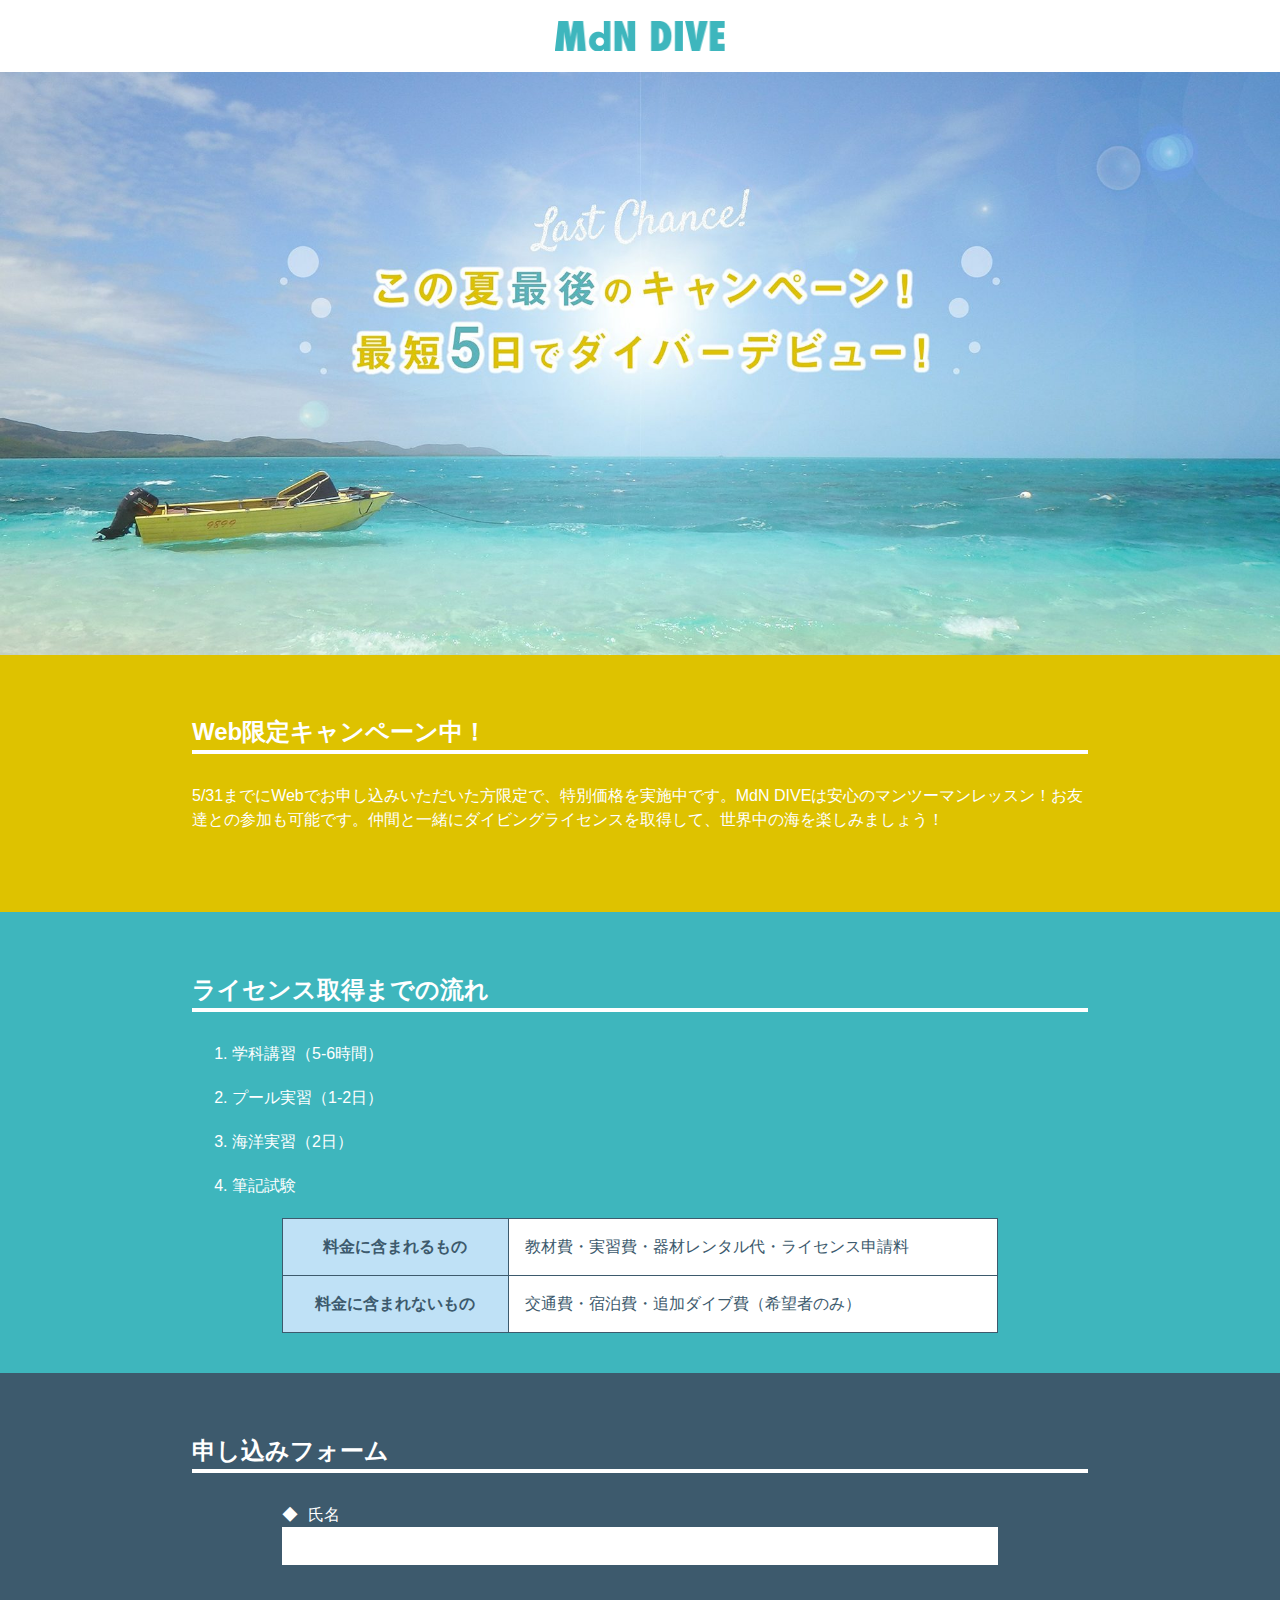
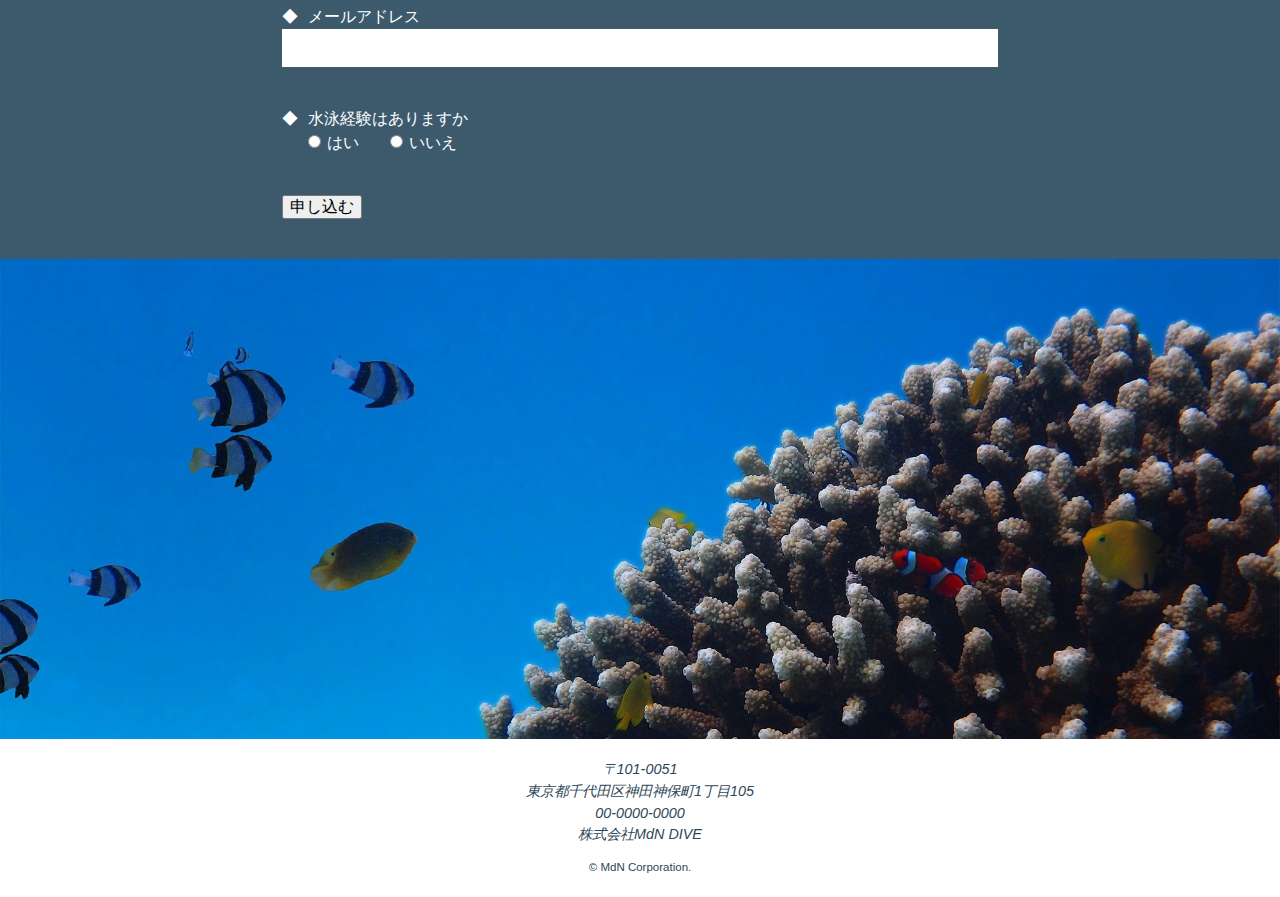
<file: index.html>
<!doctype html>
<html lang="ja">

<head>
  <meta charset="utf-8">
  <title>最短5日でダイバーデビュー! - MdN DIVE</title>
  <meta name="description" content="MdN DIVEは千代田区にあるマンツーマンダイビングスクールです。5/31までWeb限定キャンペーンを実施中!">
  <link rel="stylesheet" href="css/normalize.css">
  <link rel="stylesheet" href="css/style.css">
</head>

<body>
  <header>
    <h1>
      <img src="img/logo.png" alt="ロゴ：MdN DIVE">
    </h1>
  </header>

  <main>
    <div class="mv-area">
      <img src="img/photo_01.jpg" alt="この夏最後のキャンペーン！最短5日でダイバーデビュー！">
    </div>

    <section>
      <div class="section-inner">
        <h2>Web限定キャンペーン中！</h2>
        <p>5/31までにWebでお申し込みいただいた方限定で、特別価格を実施中です。MdN DIVEは安心のマンツーマンレッスン！お友達との参加も可能です。仲間と一緒にダイビングライセンスを取得して、世界中の海を楽しみましょう！
        </p>
      </div>
    </section>

    <section>
      <div class="section-inner">
        <h2>ライセンス取得までの流れ</h2>

        <ol>
          <li>学科講習（5-6時間）</li>
          <li>プール実習（1-2日）</li>
          <li>海洋実習（2日）</li>
          <li>筆記試験</li>
        </ol>

        <table>
          <tr>
            <th>料金に含まれるもの</th>
            <td>教材費・実習費・器材レンタル代・ライセンス申請料</td>
          </tr>
          <tr>
            <th>料金に含まれないもの</th>
            <td>交通費・宿泊費・追加ダイブ費（希望者のみ）</td>
          </tr>
        </table>
      </div>
    </section>

    <section>
      <div class="section-inner">
        <h2>申し込みフォーム</h2>
        <form action="program.php" method="post">
          <dl>
            <dt><label for="user-name">氏名</label></dt>
            <dd><input name="user-name" id="user-name" type="text"></dd>

            <dt><label for="user-email">メールアドレス</label></dt>
            <dd><input name="user-email" id="user-email" type="text"></dd>

            <dt>水泳経験はありますか</dt>
            <dd>
              <input type="radio" name="swim" value="はい" id="swim-yes"><label for="swim-yes">はい</label>
              <input type="radio" name="swim" value="いいえ" id="swim-no"><label for="swim-no">いいえ</label>
            </dd>
          </dl>

          <div class="form-submit">
            <button name="submit" id="submit" type="submit">申し込む</button>
          </div>
        </form>
      </div>
    </section>

    <div class="form-img-area">
      <img src="img/photo_02.jpg" alt="写真：サンゴ礁と熱帯魚">
    </div>
  </main>

  <footer>
    <address>
      〒101-0051<br>
      東京都千代田区神田神保町1丁目105<br>
      00-0000-0000<br>
      株式会社MdN DIVE
    </address>

    <small>&copy; MdN Corporation.</small>
  </footer>
</body>

</html>
</file>
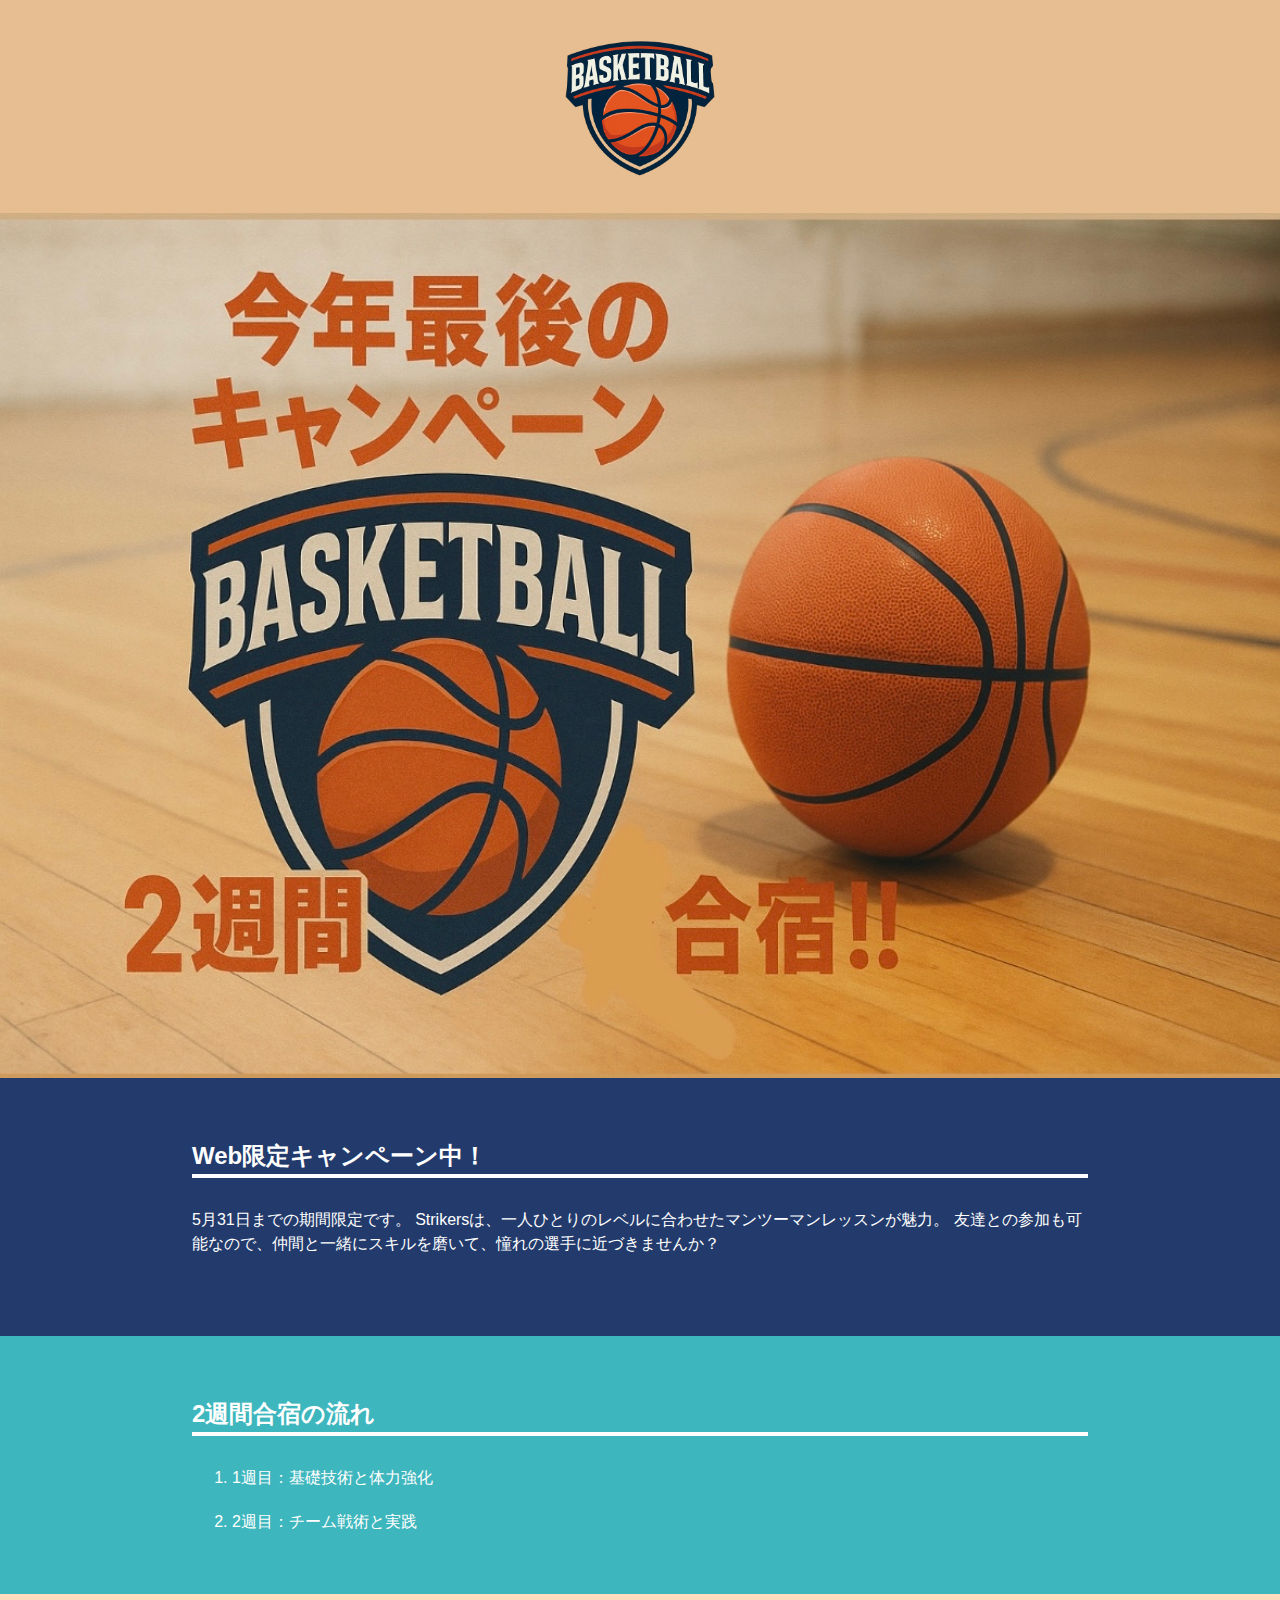
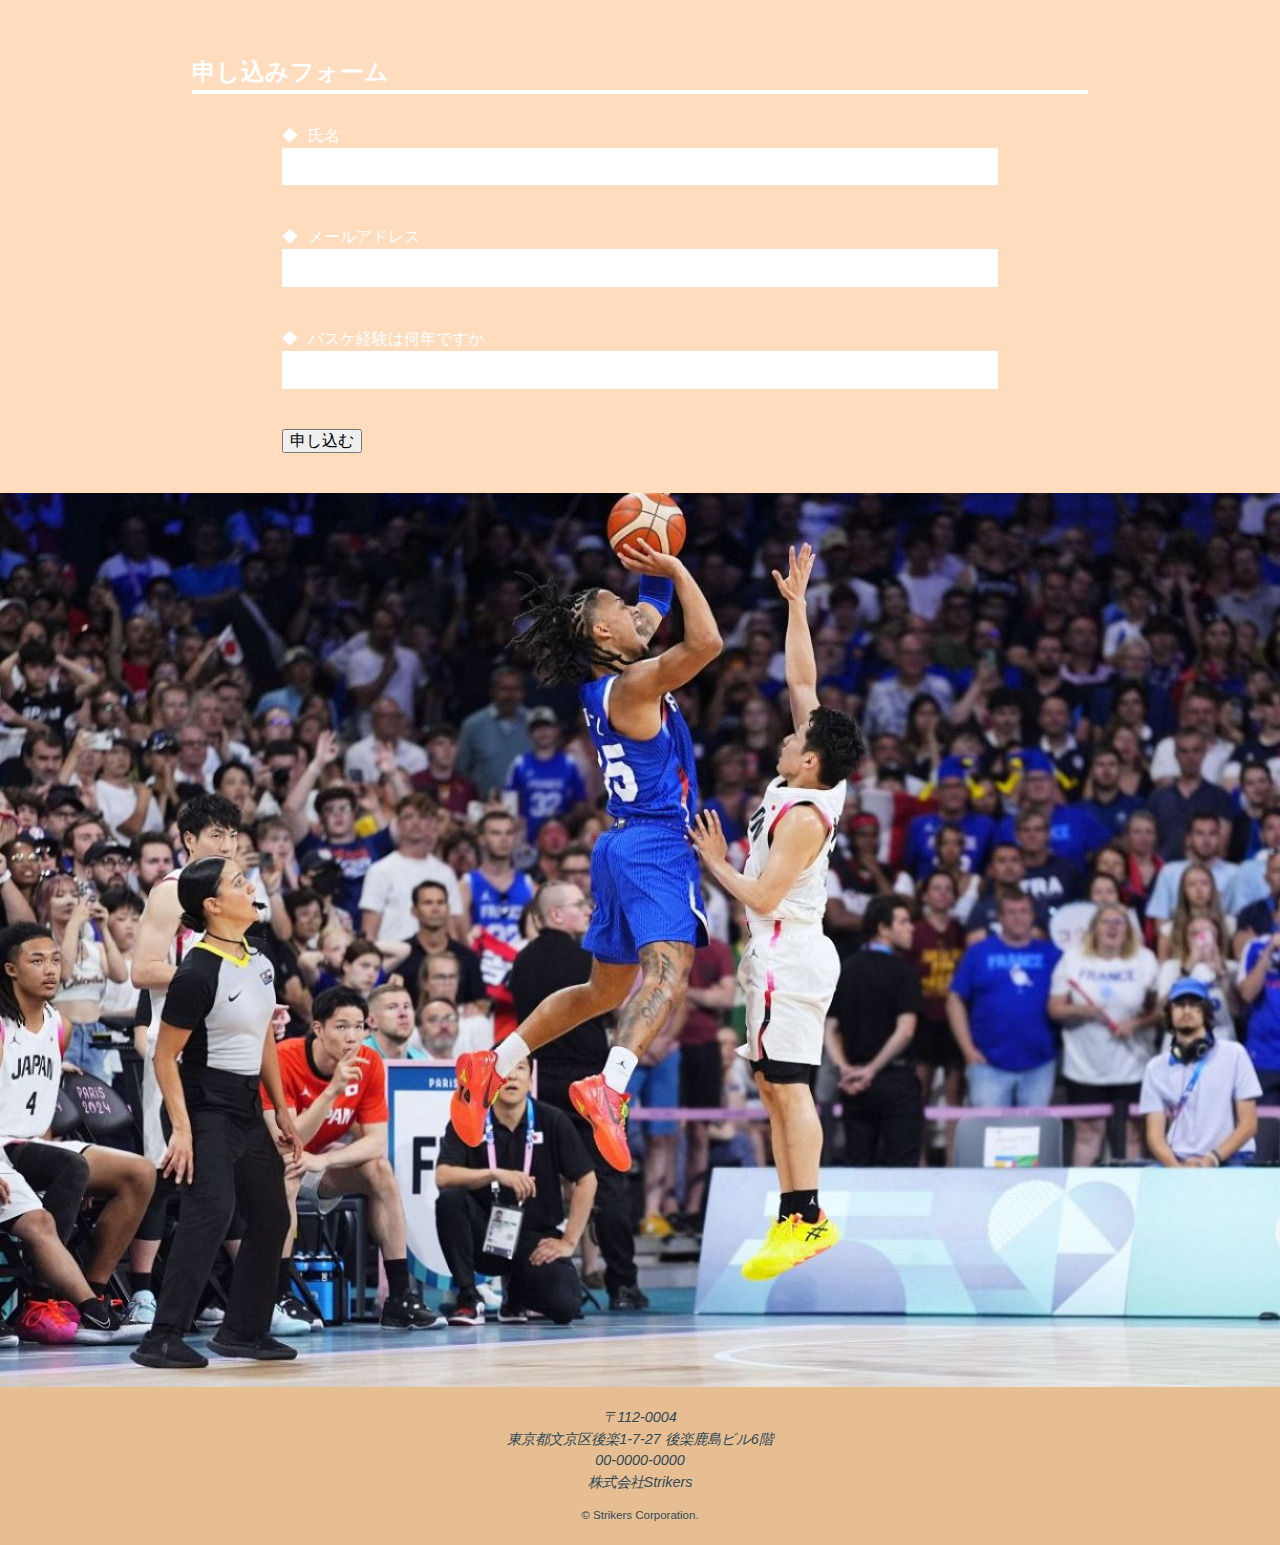
<file: original/index.html>
<!doctype html>
<html lang="ja">

<head>
  <meta charset="utf-8">
  <title>バスケWEDキャンペーン</title>
  <meta name="description" content="MdN DIVEは千代田区にあるマンツーマンダイビングスクールです。5/31までWeb限定キャンペーンを実施中!">
  <link rel="stylesheet" href="css/normalize.css">
  <link rel="stylesheet" href="css/style.css">
</head>

<body>
  <header>
    <h1>
      <img src="img/logo.png" alt="ロゴ：MdN DIVE">
    </h1>
  </header>

  <main>
    <div class="mv-area">
      <img src="img/photo_01.jpg" alt="この夏最後のキャンペーン！最短5日でダイバーデビュー！">
    </div>

    <section>
      <div class="section-inner">
        <h2>Web限定キャンペーン中！</h2>
        <p>5月31日までの期間限定です。
            Strikersは、一人ひとりのレベルに合わせたマンツーマンレッスンが魅力。
              友達との参加も可能なので、仲間と一緒にスキルを磨いて、憧れの選手に近づきませんか？
        </p>
      </div>
    </section>

    <section>
      <div class="section-inner">
        <h2>2週間合宿の流れ</h2>

        <ol>
          <li>1週目：基礎技術と体力強化</li>
          <li>2週目：チーム戦術と実践</li>
        </ol>

        <!-- <table>
          <tr>
            <th>料金に含まれるもの</th>
            <td>教材費・実習費・器材レンタル代・ライセンス申請料</td>
          </tr>
          <tr>
            <th>料金に含まれないもの</th>
            <td>交通費・宿泊費・追加ダイブ費（希望者のみ）</td>
          </tr>
        </table> -->
      </div>
    </section>

    <section>
      <div class="section-inner">
        <h2>申し込みフォーム</h2>
        <form action="program.php" method="post">
          <dl>
            <dt><label for="user-name">氏名</label></dt>
            <dd><input name="user-name" id="user-name" type="text"></dd>

            <dt><label for="user-email">メールアドレス</label></dt>
            <dd><input name="user-email" id="user-email" type="text"></dd>

            <dt>バスケ経験は何年ですか</dt>
            <dd><input name="user-information" id="user-information" type="text"></dd>

            <!-- <dd>
              <input type="radio" name="swim" value="はい" id="swim-yes"><label for="swim-yes">はい</label>
              <input type="radio" name="swim" value="いいえ" id="swim-no"><label for="swim-no">いいえ</label>
            </dd> -->
          </dl>

          <div class="form-submit">
            <button name="submit" id="submit" type="submit" onclick="location.href='./index.html'">申し込む</button>
          </div>
        </form>
      </div>
    </section>

    <div class="form-img-area">
      <img src="img/photo_02.jpg" alt="写真：サンゴ礁と熱帯魚">
    </div>
  </main>

  <footer>
    <address>
     〒112-0004<br>
     東京都文京区後楽1-7-27 後楽鹿島ビル6階<br>
      00-0000-0000<br>
      株式会社Strikers
    </address>

    <small>&copy; Strikers Corporation.</small>
  </footer>
</body>

</html>
</file>
<file: css/style.css>
@charset "utf-8";
/*----- 共通設定 -----*/
* {
  box-sizing: border-box;
}

body {
  font-family: "ヒラギノ角ゴ ProN", Meiryo, sans-serif;
  font-weight: 400;
  font-size: 16px;
  line-height: 1.5;
}

img {
  display: block;
}

/*----- HEADER MV -----*/
header img {
  width: 170px;
  margin: 0 auto;
}

.mv-area img {
  width: 100%;
}

/*----- SECTION 共通 -----*/
section {
  width: 100%;
  padding: 40px 0;
}

section:nth-of-type(1) {
  background-color: #dec200;
}
section:nth-of-type(2) {
  background-color: #3eb6bd;
}
section:nth-of-type(3) {
  background-color: #3d5a6d;
}

.section-inner {
  width: 70%;
  margin: 0 auto;
}

h2 {
  border-bottom: 4px solid #fff;
  margin-bottom: 30px;
  color: #fff;
}
p {
  margin-bottom: 40px;
  color: #fff;
}

/*----- LIST -----*/
ol li {
  margin-bottom: 20px;
  color: #fff;
}

/*----- TABLE -----*/
table {
  width: 80%;
  margin: 0 auto;
  border-collapse: collapse;
  border-spacing: 0;
  background: #fff;
}
th, td {
  padding: 1em;
  border: 1px solid #3d5a6d;
  color: #3d5a6d;
}
th {
  background-color: #bfe1f6;
}

/*----- FORM（続きは8/28） -----*/
form {
    width: 80%;
    margin: 0 auto;
}

form dt,
form label {
    color: #fff;
}

form dt::before {
    content: "◆";
    margin-right: 10px;
}

form dd {
    margin-bottom: 40px;
    margin-left: 0;

}

input {
    width: 100%;
    border: none;
    padding: .5em;
    font-size: 1.1em;
}

input[type="radio"] {
    width: 1em;
    margin-left: 24px;
    margin-right: 4px;

}

button [type="submit"] {
    background-color: #3eb6bd;
    margin: 40px auto 0;
    display: block;
    width: 70%;
    padding: 20px;
    color: #fff;
    font-size: 20px;

}
.form-img-area img {
    width: 100%;

}
/*----- FOOTER -----*/
footer {
    padding: 20px;
    text-align: center;
    font-size: .9em;
}

address,
small {
    margin-bottom: 10px;
    color: #2f4858;
    
}
</file>
<file: original/css/style.css>
@charset "utf-8";
/*----- 共通設定 -----*/
* {
  box-sizing: border-box;
}

body {
  background-color: #E6BE91;
  font-family: "ヒラギノ角ゴ ProN", Meiryo, sans-serif;
  font-weight: 400;
  font-size: 16px;
  line-height: 1.5;
}

img {
  display: block;
}

/*----- HEADER MV -----*/
header img {
  width: 170px;
  margin: 0 auto;
}

.mv-area img {

  width: 100%;
}

/*----- SECTION 共通 -----*/
section {
  width: 100%;
  padding: 40px 0;
}

section:nth-of-type(1) {
  background-color: #233B6C;
}
section:nth-of-type(2) {
  background-color: #3eb6bd;
}
section:nth-of-type(3) {
  background-color: #FEDCBD;
}

.section-inner {
  width: 70%;
  margin: 0 auto;
}

h2 {
  border-bottom: 4px solid #fff;
  margin-bottom: 30px;
  color: #fff;
}
p {
  margin-bottom: 40px;
  color: #fff;
}

/*----- LIST -----*/
ol li {
  margin-bottom: 20px;
  color: #fff;
}

/*----- TABLE -----*/
table {
  width: 80%;
  margin: 0 auto;
  border-collapse: collapse;
  border-spacing: 0;
  background: #fff;
}
th, td {
  padding: 1em;
  border: 1px solid #3d5a6d;
  color: #3d5a6d;
}
th {
  background-color: #bfe1f6;
}

/*----- FORM（続きは8/28） -----*/
form {
    width: 80%;
    margin: 0 auto;
}

form dt,
form label {
    color: #fff;
}

form dt::before {
    content: "◆";
    margin-right: 10px;
}

form dd {
    margin-bottom: 40px;
    margin-left: 0;

}

input {
    width: 100%;
    border: none;
    padding: .5em;
    font-size: 1.1em;
}

input[type="radio"] {
    width: 1em;
    margin-left: 24px;
    margin-right: 4px;

}

button [type="submit"] {
    background-color: #3eb6bd;
    margin: 40px auto 0;
    display: block;
    width: 70%;
    padding: 20px;
    color: #fff;
    font-size: 20px;

}
.form-img-area img {
    width: 100%;

}
/*----- FOOTER -----*/
footer {
    padding: 20px;
    text-align: center;
    font-size: .9em;
}

address,
small {
    margin-bottom: 10px;
    color: #2f4858;
    
}
</file>
